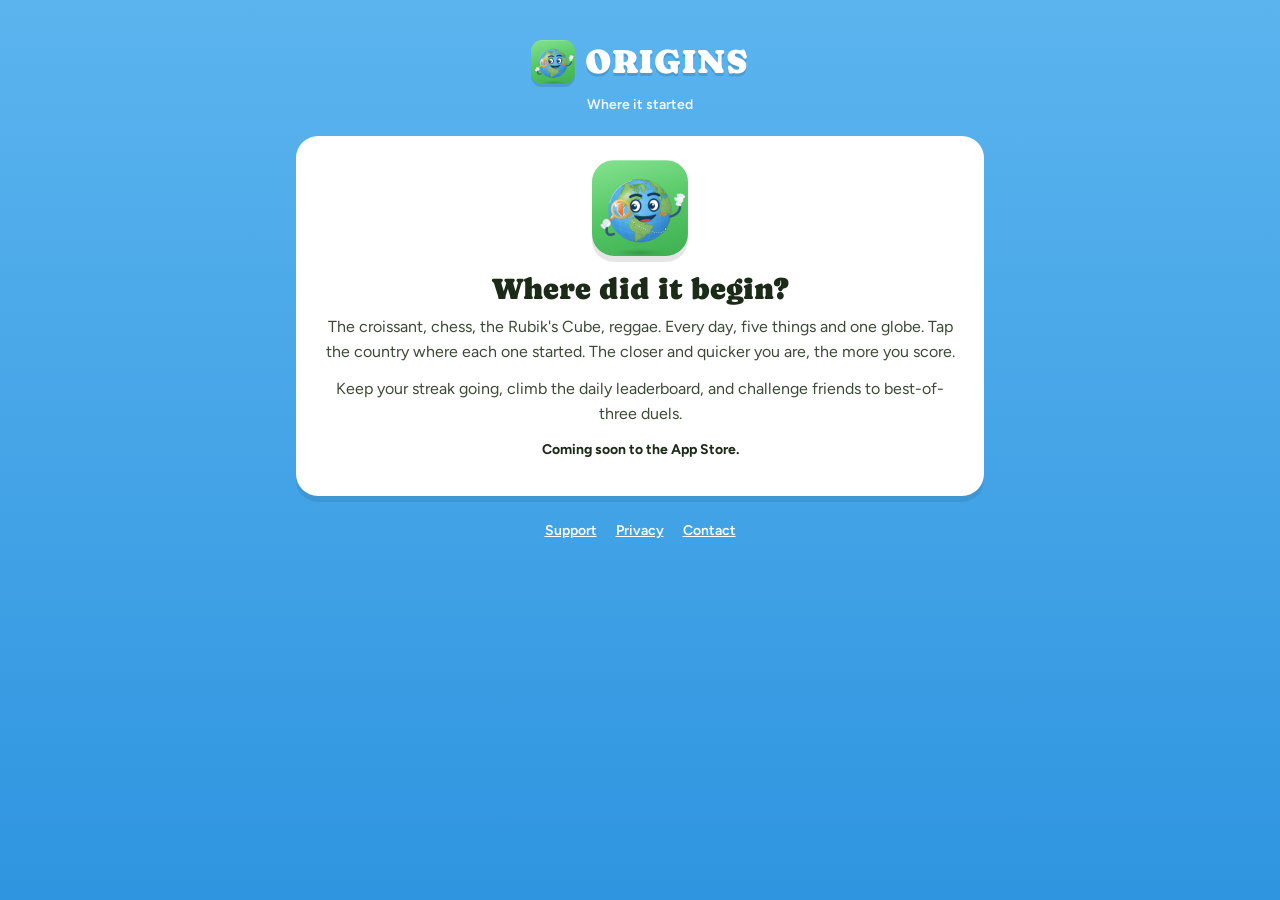
<file: index.html>
<!doctype html>
<html lang="en">
<head>
  <meta charset="utf-8">
  <meta name="viewport" content="width=device-width, initial-scale=1">
  <title>ORIGINS</title>
  <meta name="description" content="ORIGINS is a daily geography game: guess where things began by tapping a country on the globe, and duel your friends.">
  <link rel="icon" href="/favicon.ico?v=3" sizes="any">
  <link rel="icon" type="image/png" sizes="32x32" href="/favicon-32.png?v=3">
  <link rel="apple-touch-icon" href="/apple-touch-icon.png?v=3">
  <link rel="stylesheet" href="/style.css?v=2">
  <!-- Once the app is live, add Safari's install banner:
       <meta name="apple-itunes-app" content="app-id=YOUR_APP_ID"> -->
</head>
<body>
  <div class="page">
    <header class="top">
      <span class="wordmark"><img class="brand-icon" src="/icon.png?v=2" alt="">ORIGINS</span>
      <p class="tagline">Where it started</p>
    </header>

    <main class="card center">
      <img class="hero-icon" src="/icon.png?v=2" alt="The ORIGINS app icon">
      <h1>Where did it begin?</h1>
      <p>
        The croissant, chess, the Rubik's Cube, reggae. Every day, five things and one
        globe. Tap the country where each one started. The closer and quicker you are, the
        more you score.
      </p>
      <p>
        Keep your streak going, climb the daily leaderboard, and challenge friends to
        best-of-three duels.
      </p>
      <div class="buttons">
        <!-- When the app is live, replace this line with:
             <a class="button" href="https://apps.apple.com/app/idYOUR_APP_ID">Get ORIGINS on the App Store</a> -->
        <p class="note"><strong>Coming soon to the App Store.</strong></p>
      </div>
    </main>

    <footer class="bottom">
      <a href="/support/">Support</a>
      <a href="/privacy/">Privacy</a>
      <a href="mailto:support.playorigins@gmail.com">Contact</a>
    </footer>
  </div>
</body>
</html>
</file>
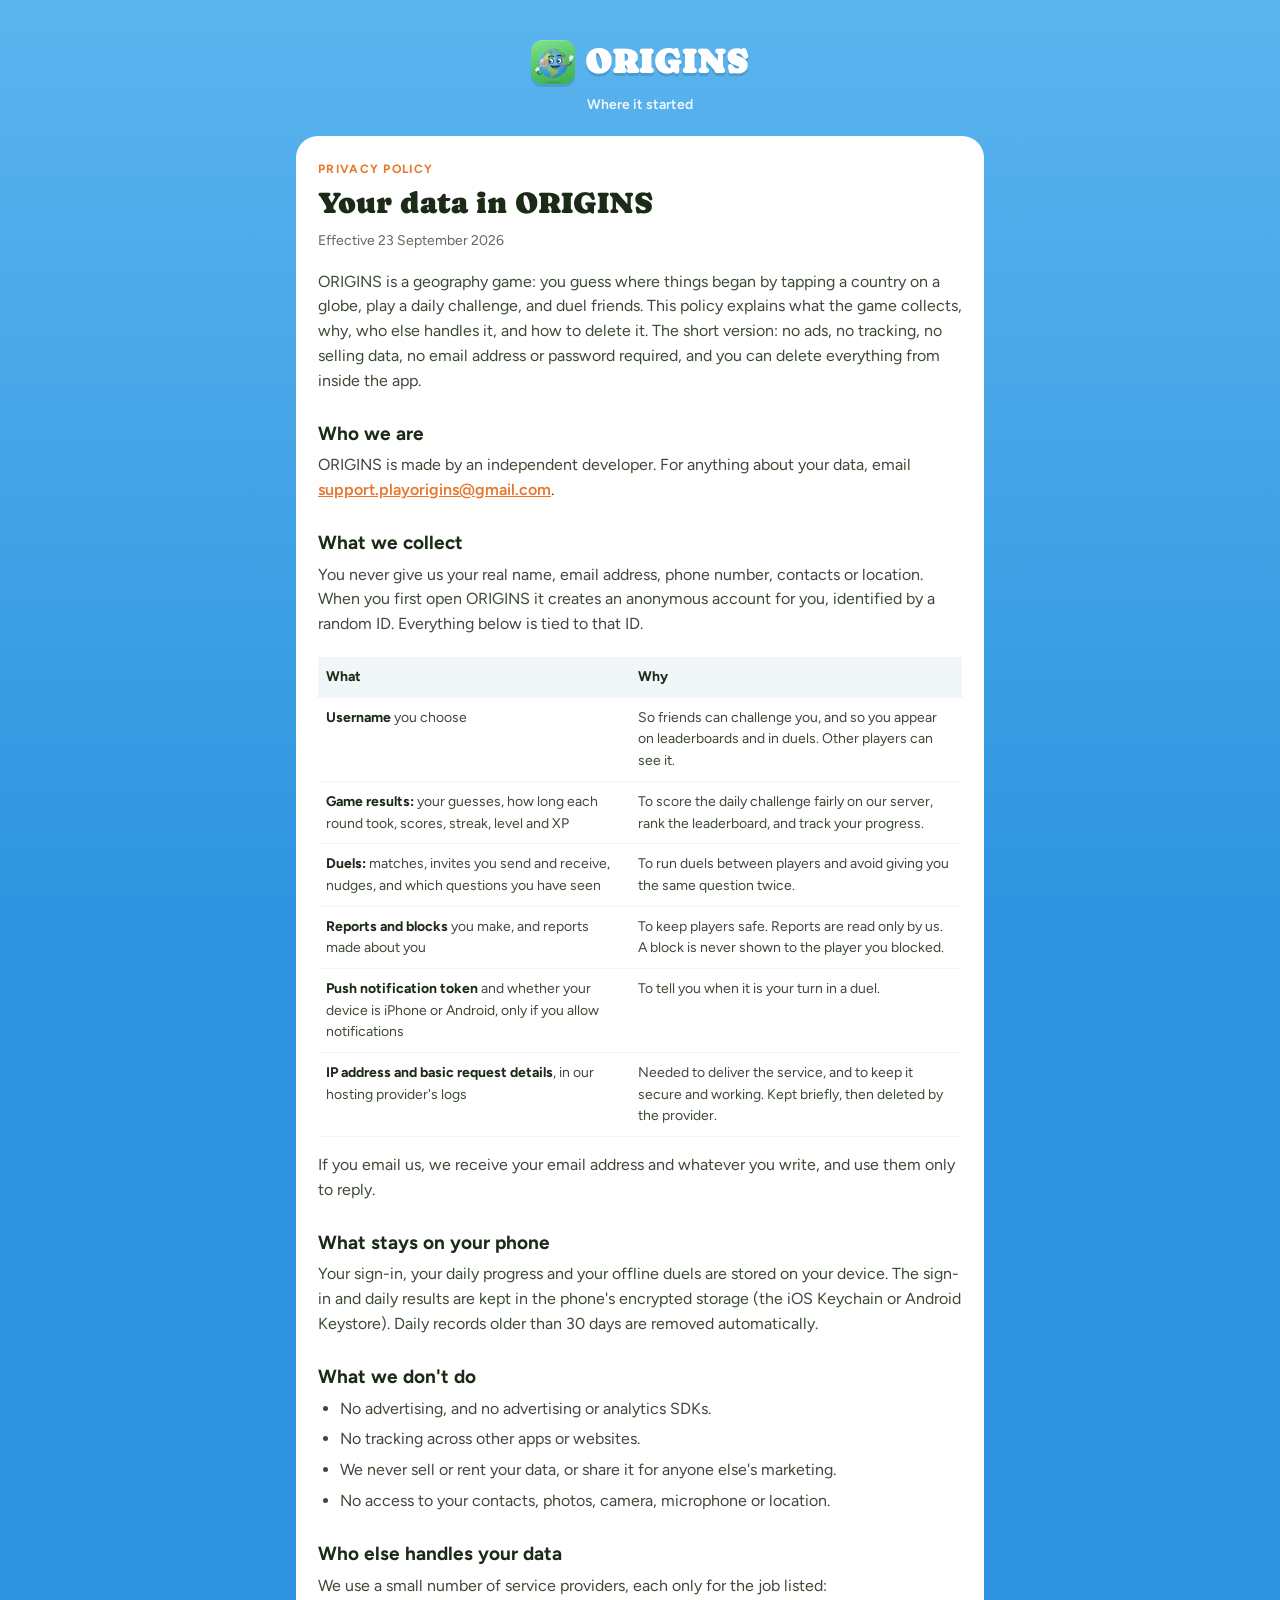
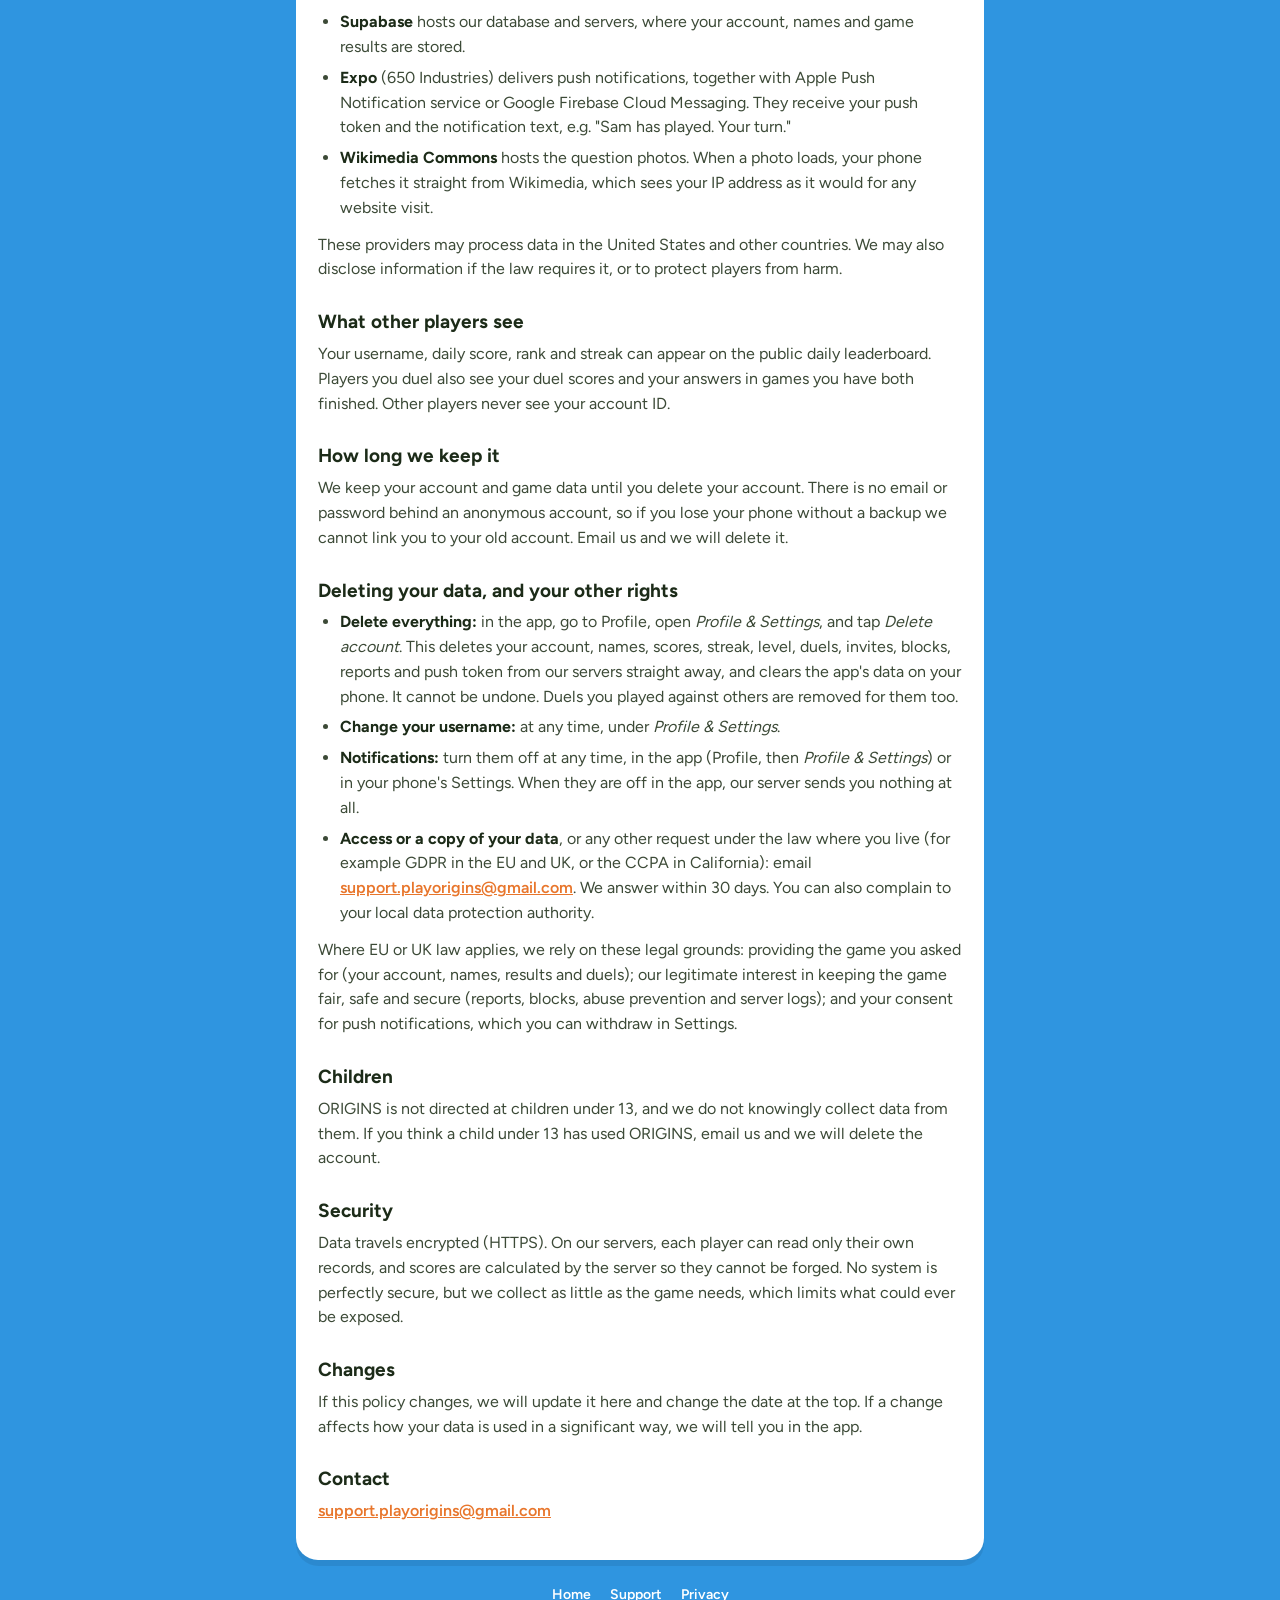
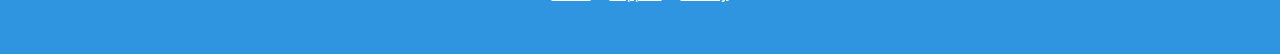
<file: privacy/index.html>
<!doctype html>
<html lang="en">
<head>
  <meta charset="utf-8">
  <meta name="viewport" content="width=device-width, initial-scale=1">
  <title>Privacy Policy · ORIGINS</title>
  <meta name="description" content="What ORIGINS collects, why, who it is shared with, and how to delete it.">
  <link rel="icon" href="/favicon.ico?v=3" sizes="any">
  <link rel="icon" type="image/png" sizes="32x32" href="/favicon-32.png?v=3">
  <link rel="apple-touch-icon" href="/apple-touch-icon.png?v=3">
  <link rel="stylesheet" href="/style.css?v=2">
</head>
<body>
  <div class="page">
    <header class="top">
      <a class="wordmark" href="/"><img class="brand-icon" src="/icon.png?v=2" alt="">ORIGINS</a>
      <p class="tagline">Where it started</p>
    </header>

    <main class="card">
      <p class="kicker">Privacy policy</p>
      <h1>Your data in ORIGINS</h1>
      <p class="meta">Effective 23 September 2026</p>

      <!-- Before publishing for players in the EU or UK: data protection law expects the
           policy to name who is responsible for the data (the "controller"). Add your
           legal name or company and country to the "Who we are" section below. -->

      <p>
        ORIGINS is a geography game: you guess where things began by tapping a country on a
        globe, play a daily challenge, and duel friends. This policy explains what the game
        collects, why, who else handles it, and how to delete it. The short version: no
        ads, no tracking, no selling data, no email address or password required, and you
        can delete everything from inside the app.
      </p>

      <h2>Who we are</h2>
      <p>
        ORIGINS is made by an independent developer. For anything about your data, email
        <a href="mailto:support.playorigins@gmail.com">support.playorigins@gmail.com</a>.
      </p>

      <h2>What we collect</h2>
      <p>
        You never give us your real name, email address, phone number, contacts or
        location. When you first open ORIGINS it creates an anonymous account for you,
        identified by a random ID. Everything below is tied to that ID.
      </p>
      <div class="table-wrap">
        <table>
          <thead>
            <tr><th>What</th><th>Why</th></tr>
          </thead>
          <tbody>
            <tr>
              <td><strong>Username</strong> you choose</td>
              <td>So friends can challenge you, and so you appear on leaderboards and in duels. Other players can see it.</td>
            </tr>
            <tr>
              <td><strong>Game results:</strong> your guesses, how long each round took, scores, streak, level and XP</td>
              <td>To score the daily challenge fairly on our server, rank the leaderboard, and track your progress.</td>
            </tr>
            <tr>
              <td><strong>Duels:</strong> matches, invites you send and receive, nudges, and which questions you have seen</td>
              <td>To run duels between players and avoid giving you the same question twice.</td>
            </tr>
            <tr>
              <td><strong>Reports and blocks</strong> you make, and reports made about you</td>
              <td>To keep players safe. Reports are read only by us. A block is never shown to the player you blocked.</td>
            </tr>
            <tr>
              <td><strong>Push notification token</strong> and whether your device is iPhone or Android, only if you allow notifications</td>
              <td>To tell you when it is your turn in a duel.</td>
            </tr>
            <tr>
              <td><strong>IP address and basic request details</strong>, in our hosting provider's logs</td>
              <td>Needed to deliver the service, and to keep it secure and working. Kept briefly, then deleted by the provider.</td>
            </tr>
          </tbody>
        </table>
      </div>
      <p>
        If you email us, we receive your email address and whatever you write, and use them
        only to reply.
      </p>

      <h2>What stays on your phone</h2>
      <p>
        Your sign-in, your daily progress and your offline duels are stored on your device.
        The sign-in and daily results are kept in the phone's encrypted storage (the iOS
        Keychain or Android Keystore). Daily records older than 30 days are removed
        automatically.
      </p>

      <h2>What we don't do</h2>
      <ul>
        <li>No advertising, and no advertising or analytics SDKs.</li>
        <li>No tracking across other apps or websites.</li>
        <li>We never sell or rent your data, or share it for anyone else's marketing.</li>
        <li>No access to your contacts, photos, camera, microphone or location.</li>
      </ul>

      <h2>Who else handles your data</h2>
      <p>We use a small number of service providers, each only for the job listed:</p>
      <ul>
        <li>
          <strong>Supabase</strong> hosts our database and servers, where your account, names
          and game results are stored.
        </li>
        <li>
          <strong>Expo</strong> (650 Industries) delivers push notifications, together with
          Apple Push Notification service or Google Firebase Cloud Messaging. They receive
          your push token and the notification text, e.g. "Sam has played. Your turn."
        </li>
        <li>
          <strong>Wikimedia Commons</strong> hosts the question photos. When a photo loads,
          your phone fetches it straight from Wikimedia, which sees your IP address as it
          would for any website visit.
        </li>
      </ul>
      <p>
        These providers may process data in the United States and other countries. We may
        also disclose information if the law requires it, or to protect players from harm.
      </p>

      <h2>What other players see</h2>
      <p>
        Your username, daily score, rank and streak can appear on the public daily
        leaderboard. Players you duel also see your duel scores and your answers in games
        you have both finished. Other players never see your account ID.
      </p>

      <h2>How long we keep it</h2>
      <p>
        We keep your account and game data until you delete your account. There is no
        email or password behind an anonymous account, so if you lose your phone without a
        backup we cannot link you to your old account. Email us and we will delete it.
      </p>

      <h2>Deleting your data, and your other rights</h2>
      <ul>
        <li>
          <strong>Delete everything:</strong> in the app, go to Profile, open
          <em>Profile &amp; Settings</em>, and tap <em>Delete account</em>. This deletes your
          account, names, scores, streak, level, duels, invites, blocks, reports and push
          token from our servers straight away, and clears the app's data on your phone. It
          cannot be undone. Duels you played against others are removed for them too.
        </li>
        <li><strong>Change your username:</strong> at any time, under <em>Profile &amp; Settings</em>.</li>
        <li>
          <strong>Notifications:</strong> turn them off at any time, in the app (Profile, then
          <em>Profile &amp; Settings</em>) or in your phone's Settings. When they are off in the app, our
          server sends you nothing at all.
        </li>
        <li>
          <strong>Access or a copy of your data</strong>, or any other request under the law
          where you live (for example GDPR in the EU and UK, or the CCPA in California):
          email <a href="mailto:support.playorigins@gmail.com">support.playorigins@gmail.com</a>. We answer
          within 30 days. You can also complain to your local data protection authority.
        </li>
      </ul>
      <p>
        Where EU or UK law applies, we rely on these legal grounds: providing the game you
        asked for (your account, names, results and duels); our legitimate interest in
        keeping the game fair, safe and secure (reports, blocks, abuse prevention and
        server logs); and your consent for push notifications, which you can withdraw in
        Settings.
      </p>

      <h2>Children</h2>
      <p>
        ORIGINS is not directed at children under 13, and we do not knowingly collect data
        from them. If you think a child under 13 has used ORIGINS, email us and we will
        delete the account.
      </p>

      <h2>Security</h2>
      <p>
        Data travels encrypted (HTTPS). On our servers, each player can read only their own
        records, and scores are calculated by the server so they cannot be forged. No
        system is perfectly secure, but we collect as little as the game needs, which
        limits what could ever be exposed.
      </p>

      <h2>Changes</h2>
      <p>
        If this policy changes, we will update it here and change the date at the top. If a
        change affects how your data is used in a significant way, we will tell you in the
        app.
      </p>

      <h2>Contact</h2>
      <p><a href="mailto:support.playorigins@gmail.com">support.playorigins@gmail.com</a></p>
    </main>

    <footer class="bottom">
      <a href="/">Home</a>
      <a href="/support/">Support</a>
      <a href="/privacy/">Privacy</a>
    </footer>
  </div>
</body>
</html>
</file>
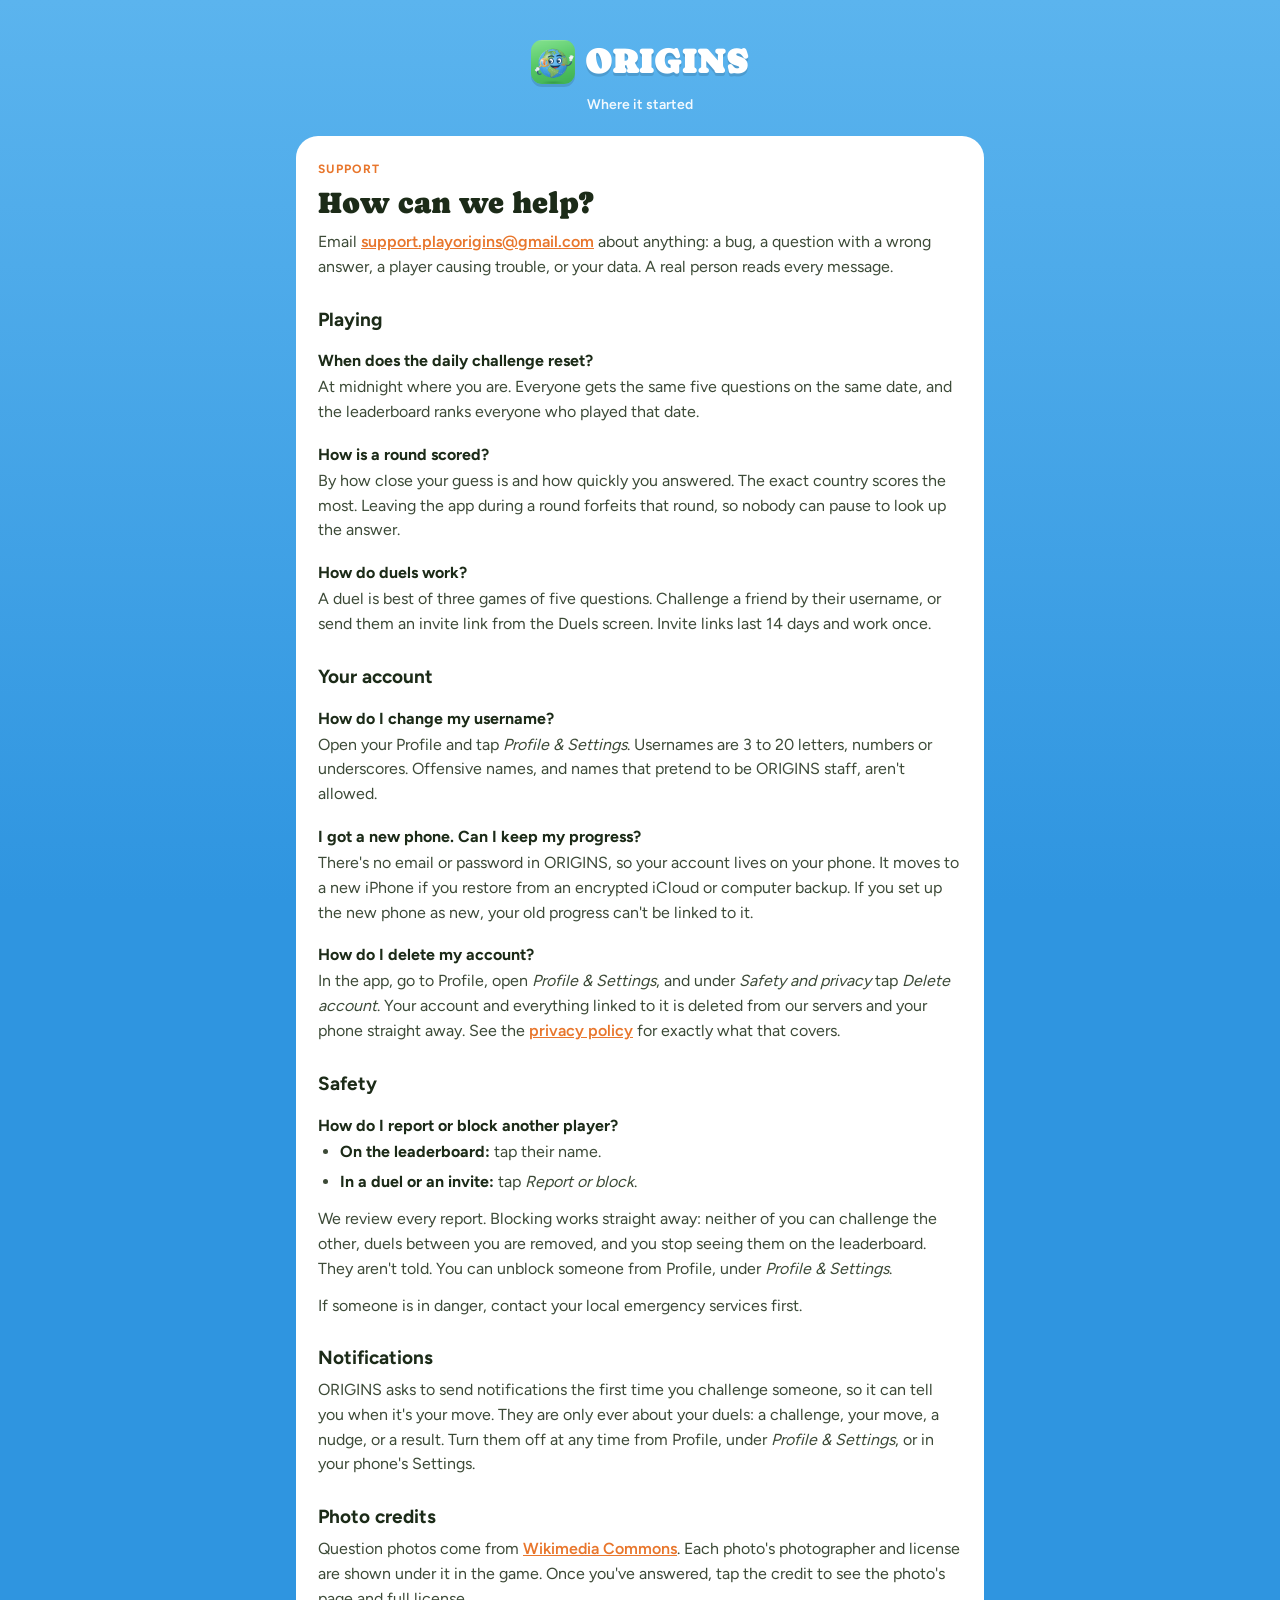
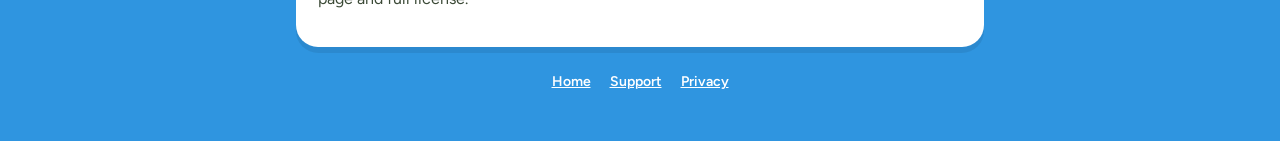
<file: support/index.html>
<!doctype html>
<html lang="en">
<head>
  <meta charset="utf-8">
  <meta name="viewport" content="width=device-width, initial-scale=1">
  <title>Support · ORIGINS</title>
  <meta name="description" content="Help with ORIGINS: usernames, duels, reporting and blocking players, and deleting your account.">
  <link rel="icon" href="/favicon.ico?v=3" sizes="any">
  <link rel="icon" type="image/png" sizes="32x32" href="/favicon-32.png?v=3">
  <link rel="apple-touch-icon" href="/apple-touch-icon.png?v=3">
  <link rel="stylesheet" href="/style.css?v=2">
</head>
<body>
  <div class="page">
    <header class="top">
      <a class="wordmark" href="/"><img class="brand-icon" src="/icon.png?v=2" alt="">ORIGINS</a>
      <p class="tagline">Where it started</p>
    </header>

    <main class="card">
      <p class="kicker">Support</p>
      <h1>How can we help?</h1>
      <p>
        Email <a href="mailto:support.playorigins@gmail.com">support.playorigins@gmail.com</a> about
        anything: a bug, a question with a wrong answer, a player causing trouble, or your
        data. A real person reads every message.
      </p>

      <h2>Playing</h2>
      <h3>When does the daily challenge reset?</h3>
      <p>
        At midnight where you are. Everyone gets the same five questions on the same date,
        and the leaderboard ranks everyone who played that date.
      </p>
      <h3>How is a round scored?</h3>
      <p>
        By how close your guess is and how quickly you answered. The exact country scores
        the most. Leaving the app during a round forfeits that round, so nobody can pause
        to look up the answer.
      </p>
      <h3>How do duels work?</h3>
      <p>
        A duel is best of three games of five questions. Challenge a friend by their
        username, or send them an invite link from the Duels screen. Invite links last 14
        days and work once.
      </p>

      <h2>Your account</h2>
      <h3>How do I change my username?</h3>
      <p>
        Open your Profile and tap <em>Profile &amp; Settings</em>. Usernames are 3 to 20 letters,
        numbers or underscores. Offensive names, and names that pretend to be ORIGINS staff,
        aren't allowed.
      </p>
      <h3>I got a new phone. Can I keep my progress?</h3>
      <p>
        There's no email or password in ORIGINS, so your account lives on your phone. It
        moves to a new iPhone if you restore from an encrypted iCloud or computer backup. If
        you set up the new phone as new, your old progress can't be linked to it.
      </p>
      <h3>How do I delete my account?</h3>
      <p>
        In the app, go to Profile, open <em>Profile &amp; Settings</em>, and under
        <em>Safety and privacy</em> tap <em>Delete account</em>. Your account and everything linked to it is deleted from
        our servers and your phone straight away. See the
        <a href="/privacy/">privacy policy</a> for exactly what that covers.
      </p>

      <h2>Safety</h2>
      <h3>How do I report or block another player?</h3>
      <ul>
        <li><strong>On the leaderboard:</strong> tap their name.</li>
        <li><strong>In a duel or an invite:</strong> tap <em>Report or block</em>.</li>
      </ul>
      <p>
        We review every report. Blocking works straight away: neither of you can challenge
        the other, duels between you are removed, and you stop seeing them on the
        leaderboard. They aren't told. You can unblock someone from Profile, under
        <em>Profile &amp; Settings</em>.
      </p>
      <p>
        If someone is in danger, contact your local emergency services first.
      </p>

      <h2>Notifications</h2>
      <p>
        ORIGINS asks to send notifications the first time you challenge someone, so it can
        tell you when it's your move. They are only ever about your duels: a challenge, your
        move, a nudge, or a result. Turn them off at any time from Profile, under
        <em>Profile &amp; Settings</em>, or in your phone's Settings.
      </p>

      <h2>Photo credits</h2>
      <p>
        Question photos come from
        <a href="https://commons.wikimedia.org/">Wikimedia Commons</a>. Each photo's
        photographer and license are shown under it in the game. Once you've answered, tap
        the credit to see the photo's page and full license.
      </p>
    </main>

    <footer class="bottom">
      <a href="/">Home</a>
      <a href="/support/">Support</a>
      <a href="/privacy/">Privacy</a>
    </footer>
  </div>
</body>
</html>
</file>
<file: style.css>
/* ORIGINS site. The app's own tokens (src/theme/tokens.ts) and fonts, served from here
   rather than a font CDN so that visiting the privacy policy sends nobody your address. */

@font-face { font-family: 'Caprasimo'; src: url('/fonts/Caprasimo_400Regular.ttf') format('truetype'); font-weight: 400; font-display: swap; }
@font-face { font-family: 'Figtree'; src: url('/fonts/Figtree_400Regular.ttf') format('truetype'); font-weight: 400; font-display: swap; }
@font-face { font-family: 'Figtree'; src: url('/fonts/Figtree_600SemiBold.ttf') format('truetype'); font-weight: 600; font-display: swap; }
@font-face { font-family: 'Figtree'; src: url('/fonts/Figtree_700Bold.ttf') format('truetype'); font-weight: 700; font-display: swap; }

:root {
  --sky-top: #5bb4ee;
  --sky-bottom: #2f95e0;
  --green: #4cc35e;
  --green-shadow: #2f8f3d;
  --orange: #e8762c;
  --orange-shadow: #b2540f;
  --white: #ffffff;
  --tile: #f1f6f9;
  --ink: #1c2b18;
  --body: #3c4a37;
  --muted: #5e6b58;
  --radius: 22px;
}

* { box-sizing: border-box; }

html { -webkit-text-size-adjust: 100%; }

body {
  margin: 0;
  min-height: 100vh;
  font-family: 'Figtree', system-ui, -apple-system, sans-serif;
  font-size: 16px;
  line-height: 1.55;
  color: var(--body);
  background: linear-gradient(180deg, var(--sky-top) 0%, var(--sky-bottom) 100%) fixed;
  background-color: var(--sky-bottom);
}

.page { max-width: 720px; margin: 0 auto; padding: 20px 16px 48px; }

header.top { text-align: center; padding: 16px 0 20px; }
.wordmark {
  font-family: 'Caprasimo', Georgia, serif;
  font-size: 34px;
  letter-spacing: 1px;
  color: var(--white);
  text-decoration: none;
  display: inline-flex;
  align-items: center;
  gap: 10px;
  text-shadow: 0 3px 0 rgba(0, 0, 0, 0.12);
}
.brand-icon { width: 44px; height: 44px; border-radius: 11px; box-shadow: 0 3px 0 rgba(0, 0, 0, 0.12); }
.tagline { margin: 2px 0 0; color: rgba(255, 255, 255, 0.92); font-weight: 600; font-size: 14px; }

.card {
  background: var(--white);
  border-radius: var(--radius);
  padding: 24px 22px;
  box-shadow: 0 6px 0 rgba(0, 0, 0, 0.08);
  margin-bottom: 16px;
}

h1, h2, h3 { color: var(--ink); line-height: 1.25; }
h1 { font-family: 'Caprasimo', Georgia, serif; font-weight: 400; font-size: 30px; margin: 0 0 8px; }
h2 { font-size: 19px; font-weight: 700; margin: 28px 0 8px; }
h3 { font-size: 16px; font-weight: 700; margin: 20px 0 4px; }
.kicker { font-size: 12px; font-weight: 700; letter-spacing: 1.3px; text-transform: uppercase; color: var(--orange); margin: 0 0 6px; }
.meta { color: var(--muted); font-size: 14px; margin: 0 0 18px; }

p, ul { margin: 0 0 12px; }
ul { padding-left: 22px; }
li { margin-bottom: 6px; }
a { color: var(--orange); font-weight: 600; }
strong { color: var(--ink); }

table { width: 100%; border-collapse: collapse; margin: 8px 0 16px; font-size: 14px; }
th, td { text-align: left; vertical-align: top; padding: 9px 8px; border-bottom: 1px solid var(--tile); }
th { color: var(--ink); font-weight: 700; background: var(--tile); }
.table-wrap { overflow-x: auto; }

.button {
  display: inline-block;
  font-family: 'Figtree', sans-serif;
  font-weight: 700;
  font-size: 16px;
  letter-spacing: 0.6px;
  text-transform: uppercase;
  text-decoration: none;
  color: var(--white);
  background: var(--green);
  box-shadow: 0 5px 0 var(--green-shadow);
  border-radius: 999px;
  padding: 14px 28px;
  margin: 6px 0 12px;
}
.button.orange { background: var(--orange); box-shadow: 0 5px 0 var(--orange-shadow); }
.button:active { transform: translateY(3px); box-shadow: 0 2px 0 var(--green-shadow); }
.button.orange:active { box-shadow: 0 2px 0 var(--orange-shadow); }
.buttons { text-align: center; }
.note { font-size: 14px; color: var(--muted); }
.center { text-align: center; }

.hero-icon { width: 96px; height: 96px; border-radius: 22px; display: block; margin: 0 auto 14px; box-shadow: 0 6px 0 rgba(0, 0, 0, 0.1); }

footer.bottom { text-align: center; font-size: 14px; color: rgba(255, 255, 255, 0.92); margin-top: 24px; }
footer.bottom a { color: var(--white); margin: 0 8px; }
</file>
